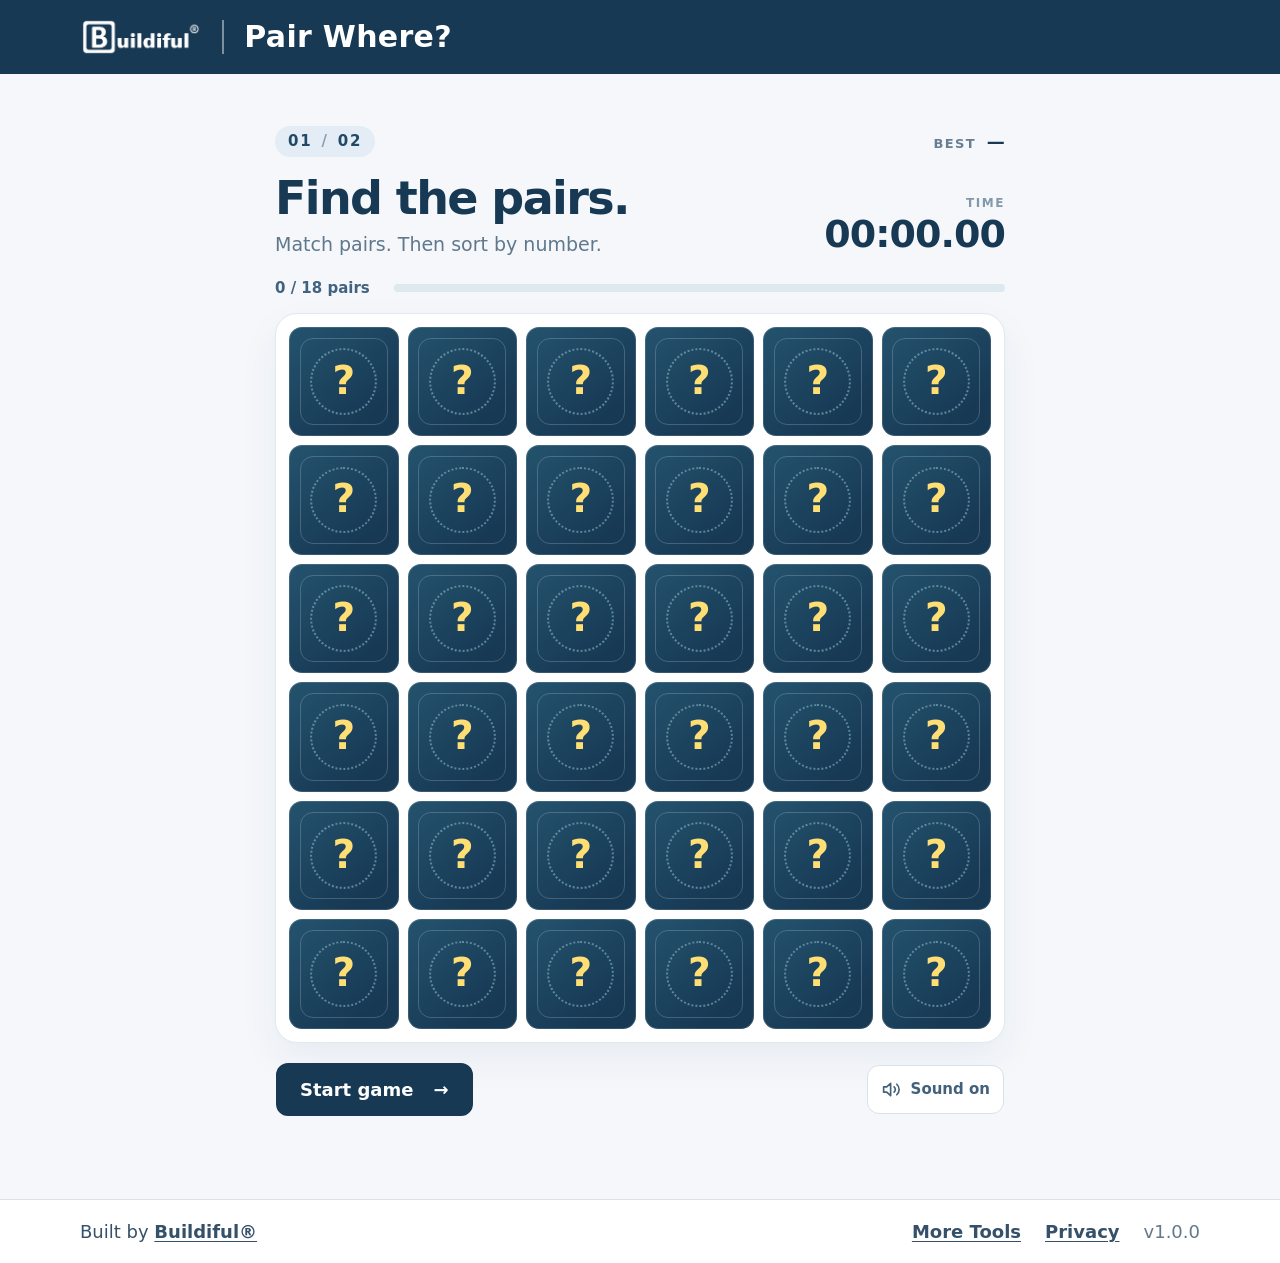
<file: index.html>
<!doctype html>
<html lang="en">
<head>
  <meta charset="utf-8">
  <meta name="viewport" content="width=device-width,initial-scale=1">
  <meta name="theme-color" content="#173954">
  <meta name="description" content="Pair Where? — match the pairs, then sort the cards. A free browser game by Buildiful®.">
  <meta property="og:title" content="Pair Where? by Buildiful®">
  <meta property="og:description" content="Match the pairs. Sort the numbers. Beat your best time.">
  <title>Pair Where? by Buildiful®</title>
  <link rel="icon" href="./assets/favicon.ico" sizes="any">
  <link rel="icon" href="./assets/favicon-32x32.png" type="image/png" sizes="32x32">
  <link rel="apple-touch-icon" href="./assets/apple-touch-icon.png">
  <link rel="stylesheet" href="./styles.css">
  <script defer src="./js/buildiful-analytics.js"
    data-measurement-id="G-TG14RBXLTF"
    data-tool-name="Pair Where?"
    data-privacy-url="./privacy.html"
    data-events="game_started,tier_two_reached,game_completed"></script>
  <script defer src="./js/game.js"></script>
</head>
<body>
  <div class="page">
    <header class="header">
      <div class="header-inner">
        <a class="brand" href="https://buildiful.com/" aria-label="Buildiful® website">
          <img src="./assets/buildiful-logo-white.png" alt="Buildiful®" width="174" height="38">
        </a>
        <span class="divider" aria-hidden="true"></span>
        <a class="tool-name" href="https://buildiful.github.io/pair-where/" aria-current="page">Pair Where?</a>
      </div>
    </header>

    <main class="main">
      <section class="game" aria-label="Pair Where? game">
        <div class="eyebrow-row">
          <span class="stage-tag" id="stageTag">01 <span aria-hidden="true">/</span> 02</span>
          <span class="best-time">BEST <strong id="bestTime">—</strong></span>
        </div>
        <div class="game-head">
          <div>
            <h1 id="stageTitle">Find the pairs.</h1>
            <p class="game-hint" id="stageHint">Match pairs. Then sort by number.</p>
          </div>
          <div class="time-panel" aria-label="Elapsed time">
            <span class="time-label">TIME</span>
            <output class="timer" id="timer" aria-label="Elapsed time">00:00.00</output>
          </div>
        </div>
        <div class="progress-row">
          <span class="progress-label" id="progressLabel">0 / 18 pairs</span>
          <div class="progress-track" id="progressTrack" role="progressbar" aria-label="Pairs matched" aria-valuemin="0" aria-valuemax="18" aria-valuenow="0">
            <span class="progress-fill" id="progressFill"></span>
          </div>
        </div>
        <div class="board-shell">
          <div class="board" id="board" role="group" aria-label="Cards in a six by six grid"></div>
        </div>
        <div class="toolbar">
          <button class="primary-action" id="mainAction" type="button">Start game <span aria-hidden="true">→</span></button>
          <button class="sound-action" id="soundAction" type="button" aria-pressed="true">
            <svg viewBox="0 0 24 24" width="21" height="21" fill="none" stroke="currentColor" stroke-width="1.9" stroke-linejoin="round" stroke-linecap="round" aria-hidden="true"><path d="M11 5 6.5 9H3v6h3.5l4.5 4V5Z"/><path class="sound-wave" d="M15 9a4 4 0 0 1 0 6M18 6a8 8 0 0 1 0 12"/><path class="sound-off" d="m16 9 5 6m0-6-5 6"/></svg>
            <span id="soundLabel">Sound on</span>
          </button>
        </div>
        <p class="feedback" id="feedback" role="status" aria-live="polite"></p>
      </section>
    </main>

    <footer class="footer">
      <div class="footer-inner">
        <span>Built by <a href="https://buildiful.com/">Buildiful®</a></span>
        <nav class="footer-links" aria-label="Footer">
          <a href="https://buildiful.github.io/">More Tools</a>
          <a href="./privacy.html">Privacy</a>
          <span>v1.0.0</span>
        </nav>
      </div>
    </footer>
  </div>

  <dialog id="restartDialog" class="game-dialog" aria-labelledby="restartTitle">
    <h2 id="restartTitle">Start over?</h2>
    <p>Your current round will end.</p>
    <div class="dialog-actions">
      <button type="button" class="dialog-secondary" id="cancelRestart">Keep playing</button>
      <button type="button" class="dialog-primary" id="confirmRestart">Start over</button>
    </div>
  </dialog>
  <dialog id="completedDialog" class="game-dialog completed-dialog" aria-labelledby="completedTitle">
    <div class="finish-icon" aria-hidden="true">★</div>
    <h2 id="completedTitle">All in place!</h2>
    <p class="finish-caption">Round complete</p>
    <div class="finish-results">
      <div><span>YOUR TIME</span><strong id="finalTime">—</strong></div>
      <div><span>SWAPS</span><strong id="finalSwaps">0</strong></div>
    </div>
    <p id="newRecord" class="new-record" hidden>★ New personal best!</p>
    <button type="button" class="dialog-primary play-again" id="playAgain">Play again <span aria-hidden="true">→</span></button>
    <button type="button" class="close-finish" id="closeFinish">Close</button>
  </dialog>
  <div id="analyticsConsentRoot"></div>
  <noscript><p class="noscript">Enable JavaScript to play Pair Where?.</p></noscript>
</body>
</html>
</file>
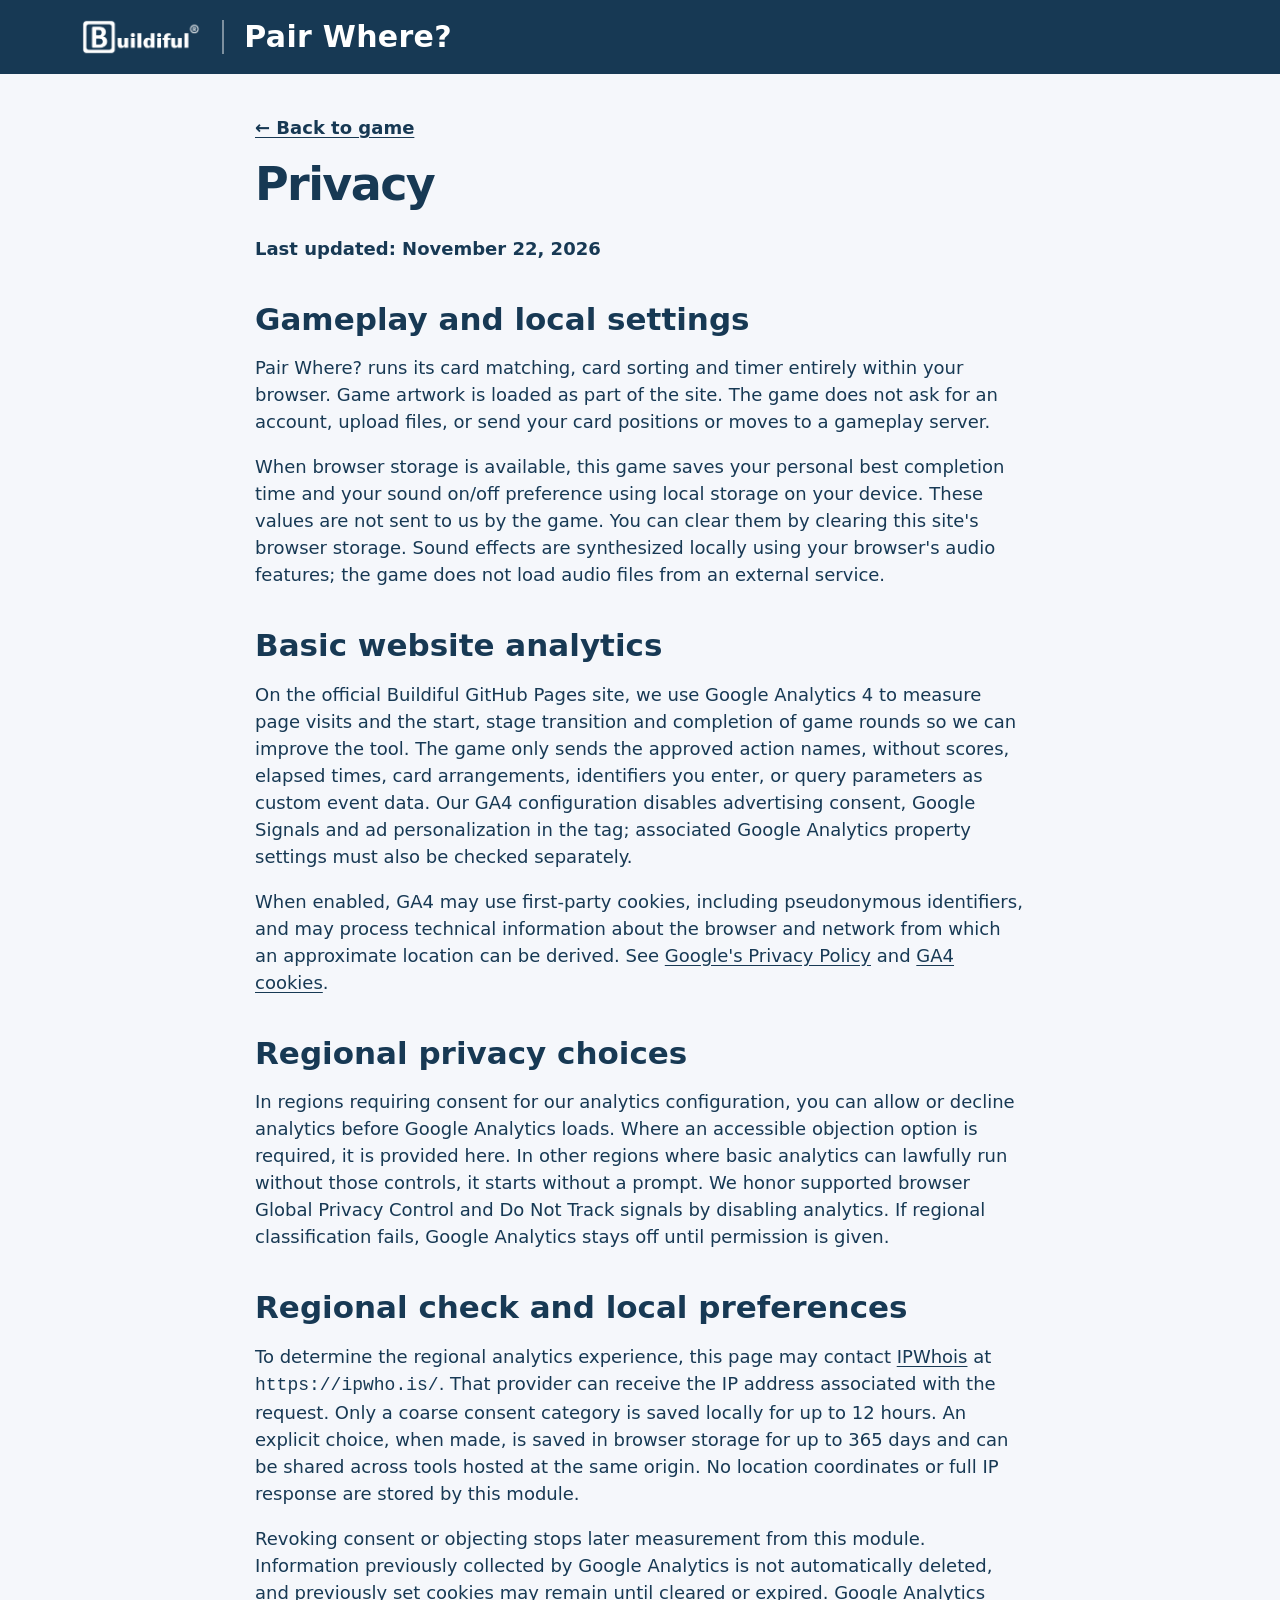
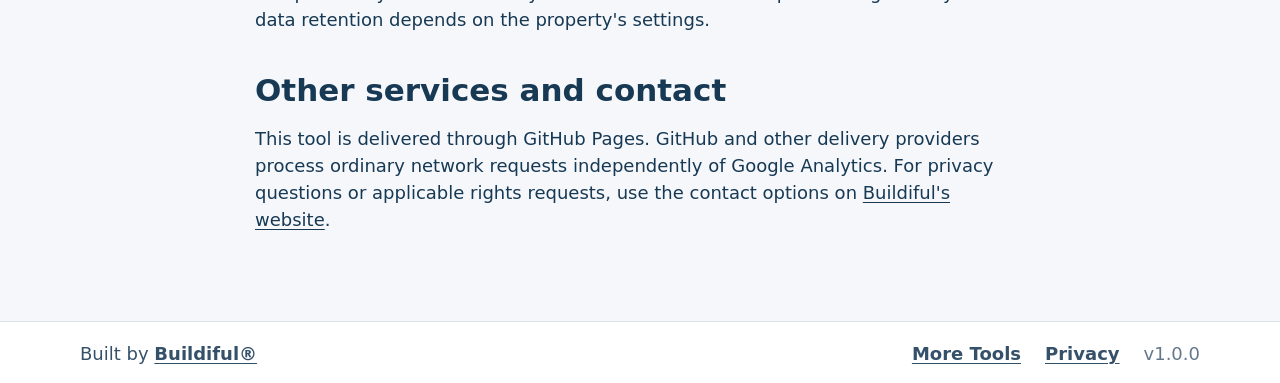
<file: privacy.html>
<!doctype html>
<html lang="en">
<head>
  <meta charset="utf-8">
  <meta name="viewport" content="width=device-width,initial-scale=1">
  <meta name="theme-color" content="#173954">
  <meta name="description" content="Privacy information for Pair Where? by Buildiful®.">
  <title>Privacy | Pair Where? by Buildiful®</title>
  <link rel="icon" href="./assets/favicon.ico" sizes="any">
  <link rel="icon" href="./assets/favicon-32x32.png" type="image/png" sizes="32x32">
  <link rel="apple-touch-icon" href="./assets/apple-touch-icon.png">
  <link rel="stylesheet" href="./styles.css">
  <script defer src="./js/buildiful-analytics.js"
    data-measurement-id="G-TG14RBXLTF"
    data-tool-name="Pair Where?"
    data-privacy-url="./privacy.html"
    data-privacy-page="true"></script>
</head>
<body>
<div class="page">
  <header class="header"><div class="header-inner">
    <a class="brand" href="https://buildiful.com/" aria-label="Buildiful® website"><img src="./assets/buildiful-logo-white.png" alt="Buildiful®" width="174" height="38"></a>
    <span class="divider" aria-hidden="true"></span>
    <a class="tool-name" href="https://buildiful.github.io/pair-where/">Pair Where?</a>
  </div></header>
  <main class="main privacy-main">
    <p class="back-link"><a href="./">← Back to game</a></p>
    <h1>Privacy</h1>
    <p><strong>Last updated: November 22, 2026</strong></p>
    <h2>Gameplay and local settings</h2>
    <p>Pair Where? runs its card matching, card sorting and timer entirely within your browser. Game artwork is loaded as part of the site. The game does not ask for an account, upload files, or send your card positions or moves to a gameplay server.</p>
    <p>When browser storage is available, this game saves your personal best completion time and your sound on/off preference using local storage on your device. These values are not sent to us by the game. You can clear them by clearing this site's browser storage. Sound effects are synthesized locally using your browser's audio features; the game does not load audio files from an external service.</p>
    <h2>Basic website analytics</h2>
    <p>On the official Buildiful GitHub Pages site, we use Google Analytics 4 to measure page visits and the start, stage transition and completion of game rounds so we can improve the tool. The game only sends the approved action names, without scores, elapsed times, card arrangements, identifiers you enter, or query parameters as custom event data. Our GA4 configuration disables advertising consent, Google Signals and ad personalization in the tag; associated Google Analytics property settings must also be checked separately.</p>
    <p>When enabled, GA4 may use first-party cookies, including pseudonymous identifiers, and may process technical information about the browser and network from which an approximate location can be derived. See <a href="https://policies.google.com/privacy">Google's Privacy Policy</a> and <a href="https://support.google.com/analytics/answer/11397207">GA4 cookies</a>.</p>
    <h2>Regional privacy choices</h2>
    <p>In regions requiring consent for our analytics configuration, you can allow or decline analytics before Google Analytics loads. Where an accessible objection option is required, it is provided here. In other regions where basic analytics can lawfully run without those controls, it starts without a prompt. We honor supported browser Global Privacy Control and Do Not Track signals by disabling analytics. If regional classification fails, Google Analytics stays off until permission is given.</p>
    <div id="analyticsManageWrap" hidden>
      <button id="analyticsManage" type="button">Manage analytics</button>
    </div>
    <h2>Regional check and local preferences</h2>
    <p>To determine the regional analytics experience, this page may contact <a href="https://ipwhois.io/">IPWhois</a> at <code>https://ipwho.is/</code>. That provider can receive the IP address associated with the request. Only a coarse consent category is saved locally for up to 12 hours. An explicit choice, when made, is saved in browser storage for up to 365 days and can be shared across tools hosted at the same origin. No location coordinates or full IP response are stored by this module.</p>
    <p>Revoking consent or objecting stops later measurement from this module. Information previously collected by Google Analytics is not automatically deleted, and previously set cookies may remain until cleared or expired. Google Analytics data retention depends on the property's settings.</p>
    <h2>Other services and contact</h2>
    <p>This tool is delivered through GitHub Pages. GitHub and other delivery providers process ordinary network requests independently of Google Analytics. For privacy questions or applicable rights requests, use the contact options on <a href="https://buildiful.com/">Buildiful's website</a>.</p>
  </main>
  <footer class="footer"><div class="footer-inner">
    <span>Built by <a href="https://buildiful.com/">Buildiful®</a></span>
    <nav class="footer-links" aria-label="Footer"><a href="https://buildiful.github.io/">More Tools</a><a href="./privacy.html" aria-current="page">Privacy</a><span>v1.0.0</span></nav>
  </div></footer>
</div>
<div id="analyticsConsentRoot"></div>
</body>
</html>
</file>
<file: styles.css>
:root {
  font-family: system-ui, -apple-system, BlinkMacSystemFont, "Segoe UI", sans-serif;
  color: #173954;
  background: #f5f7fb;
  --card-face-gray: #f0f1f3;
  font-size: 18px;
  line-height: 1.5;
  font-synthesis: none;
}
*, *::before, *::after { box-sizing: border-box; }
html { min-height:100%; }
body { min-height:100vh; margin:0; }
button, input, select, textarea { font:inherit; }
button { cursor:pointer; }
button:focus-visible, a:focus-visible { outline:3px solid #dfad18; outline-offset:4px; }
a { color:inherit; text-underline-offset:3px; }
.page { display:flex; flex-direction:column; min-height:100vh; }
.header { background:#173954; color:#fff; }
.header-inner, .footer-inner { width:min(1200px,100%); margin:0 auto; padding:18px clamp(18px,4vw,40px); display:flex; gap:20px; align-items:center; flex-wrap:wrap; }
.brand, .tool-name { text-decoration:none; font-size:clamp(23px,2.8vw,30px); font-weight:750; letter-spacing:.01em; line-height:1.2; }
.brand img { display:block; width:auto; height:38px; max-width:100%; }
.divider { height:34px; width:2px; background:#ffffff70; }
.tool-name:hover, .footer a:hover { text-decoration:underline; }
.main { width:min(980px,100%); margin:0 auto; padding:clamp(24px,4vw,50px) clamp(16px,4vw,40px) 46px; flex:1; }
.game { max-width:730px; margin:0 auto; }
.eyebrow-row, .game-head, .progress-row, .toolbar { display:flex; justify-content:space-between; align-items:center; }
.eyebrow-row { margin-bottom:14px; min-height:35px; }
.stage-tag { display:inline-flex; align-items:center; gap:9px; padding:6px 13px; font-size:15px; font-weight:850; letter-spacing:.12em; color:#204967; background:#e4edf5; border-radius:999px; line-height:1.3; }
.stage-tag span { color:#89a0b3; }
.best-time { color:#687d91; font-size:13px; font-weight:760; letter-spacing:.1em; white-space:nowrap; }
.best-time strong { color:#173954; margin-left:5px; font-size:18px; letter-spacing:.02em; font-variant-numeric:tabular-nums; }
.game-head { gap:16px; align-items:flex-end; margin-bottom:20px; }
h1 { font-size:clamp(30px,4vw,46px); line-height:1.12; font-weight:850; letter-spacing:-.035em; margin:0 0 7px; }
.game-hint { font-size:clamp(15px,2vw,19px); margin:0; color:#60788d; line-height:1.35; }
.time-panel { display:flex; flex-direction:column; align-items:flex-end; flex-shrink:0; padding:2px 0 0; }
.time-label { font-size:12px; letter-spacing:.13em; font-weight:800; color:#8398aa; }
.timer { font-size:clamp(25px,4.6vw,38px); font-weight:830; line-height:1.18; letter-spacing:-.025em; font-variant-numeric:tabular-nums; white-space:nowrap; }
.progress-row { gap:17px; margin-bottom:13px; }
.progress-label { font-size:15px; font-weight:760; color:#41637f; white-space:nowrap; min-width:102px; }
.progress-track { height:8px; border-radius:99px; overflow:hidden; background:#dde8ef; flex:1; }
.progress-fill { display:block; height:100%; width:0%; background:#47b5a3; border-radius:inherit; transition:width .25s ease; }
.progress-row.sorting .progress-track { display:none; }
.progress-row.sorting { justify-content:flex-start; }
.board-shell { padding:clamp(7px,1.3vw,13px); background:#fff; border:1px solid #e0e8f0; border-radius:clamp(14px,2vw,22px); box-shadow:0 16px 40px rgba(23,57,84,.06); }
.board { display:grid; grid-template-columns:repeat(6,minmax(0,1fr)); gap:clamp(4px,1vw,9px); aspect-ratio:1; width:100%; user-select:none; -webkit-user-select:none; }
.card { border:0; position:relative; width:100%; min-width:0; min-height:0; padding:0; aspect-ratio:1; border-radius:clamp(7px,1.5vw,13px); background:transparent; perspective:800px; -webkit-tap-highlight-color:transparent; touch-action:manipulation; }
.card:disabled { cursor:default; opacity:1; }
.card-inner { display:block; position:absolute; inset:0; border-radius:inherit; transform-style:preserve-3d; transition:transform .28s cubic-bezier(.2,.68,.22,1); }
.card.revealed .card-inner, .card.matched .card-inner, .board.sorting .card-inner { transform:rotateY(180deg); }
.card-face { position:absolute; inset:0; display:flex; align-items:center; justify-content:center; border-radius:inherit; overflow:hidden; backface-visibility:hidden; -webkit-backface-visibility:hidden; }
/* Some browsers paint the reverse-side question mark despite backface-visibility.
   Hide the reverse face explicitly whenever a card is face up. */
.card.revealed .card-back, .card.matched .card-back, .board.sorting .card-back { visibility:hidden; }
.card-back { background:linear-gradient(142deg,#24536e,#173954 78%); color:#ffde74; box-shadow:inset 0 0 0 1px #ffffff22; }
.card-back::before { content:""; position:absolute; inset:10%; border:1px solid #ffffff30; border-radius:inherit; }
.card-back::after { content:""; position:absolute; width:61%; aspect-ratio:1; border-radius:50%; border:2px dotted #84b1c1a1; }
.card-back-mark { z-index:1; font-size:clamp(20px,4vw,39px); font-weight:870; line-height:1; transform:translateY(-1px); }
.card-front { flex-direction:column; transform:rotateY(180deg); background:var(--card-face-gray); border:2px solid #dfe3e7; }
.card.matched .card-front { background:var(--card-face-gray); border-color:#b5dbd0; }
.board.sorting .card-front { background:var(--card-face-gray); border-color:#dfe3e7; }
.card-art { width:90%; height:90%; display:block; object-fit:contain; pointer-events:none; }
.card-number { position:absolute; right:5px; bottom:4px; min-width:23px; height:22px; padding:0 4px; display:grid; place-items:center; font-size:clamp(10px,1.7vw,17px); line-height:1; font-weight:850; font-variant-numeric:tabular-nums; color:#173954; border-radius:5px; background:#ffffffef; box-shadow:0 1px 4px #162f4c20; }
.board.sorting .card:not(:disabled):hover .card-front { border-color:#7ba9c0; }
.board.sorting .card.selected { z-index:2; }
.board.sorting .card.selected .card-front { background:var(--card-face-gray); border:3px solid #efa916; box-shadow:0 0 0 3px rgba(245,183,59,.24); }
.card:focus-visible { outline:3px solid #efa916; outline-offset:2px; z-index:3; }
.toolbar { gap:12px; padding:20px 1px 2px; }
.primary-action { min-height:53px; min-width:184px; border:2px solid #173954; border-radius:12px; background:#173954; color:#fff; padding:11px 22px; font-weight:760; font-size:18px; display:inline-flex; justify-content:center; gap:20px; align-items:center; transition:background .14s,transform .14s; }
.primary-action:hover { background:#24546f; }
.primary-action:active { transform:translateY(1px); }
.primary-action.secondary-mode { min-width:148px; background:#fff; color:#173954; }
.primary-action.secondary-mode:hover { background:#eaf0f6; }
.sound-action { min-height:49px; border:1px solid #d7e2eb; border-radius:12px; background:#fff; color:#43617a; padding:9px 13px; display:inline-flex; align-items:center; gap:9px; font-size:15px; font-weight:730; }
.sound-action:hover { background:#eef4f7; }
.sound-action .sound-off { display:none; }
.sound-action.muted .sound-wave { display:none; }
.sound-action.muted .sound-off { display:inline; }
.feedback { min-height:1.5em; margin:13px 0 0; font-size:15px; font-weight:700; color:#57768b; text-align:center; }
.footer { border-top:1px solid #dbe2e8; background:#fff; color:#35516a; font-size:18px; }
.footer-inner { justify-content:space-between; gap:12px 24px; }
.footer-links { display:flex; gap:12px 24px; flex-wrap:wrap; align-items:center; }
.footer a { font-weight:650; }
.footer-links span { color:#64788b; }
.game-dialog { width:min(430px,calc(100% - 28px)); padding:clamp(24px,4vw,36px); border:1px solid #dfe8ef; border-radius:22px; box-shadow:0 22px 80px #102a4380; text-align:center; color:#173954; }
.game-dialog::backdrop { background:#112e4580; backdrop-filter:blur(3px); }
.game-dialog h2 { font-size:30px; line-height:1.2; margin:0 0 9px; }
.game-dialog p { margin:0; color:#61798a; font-size:17px; }
.dialog-actions { display:flex; align-items:center; justify-content:center; gap:10px; margin-top:26px; flex-wrap:wrap; }
.dialog-actions button, .play-again { min-height:50px; border:2px solid #173954; border-radius:11px; padding:11px 18px; font-weight:750; }
.dialog-primary { background:#173954; color:#fff; }
.dialog-primary:hover { background:#23506b; }
.dialog-secondary { background:#fff; color:#173954; }
.dialog-secondary:hover { background:#f0f4f7; }
.finish-icon { display:grid; place-items:center; width:66px; height:66px; margin:0 auto 19px; background:#fff0b9; border-radius:20px; font-size:36px; color:#dc9a05; }
.completed-dialog .finish-caption { margin:0 0 24px; }
.finish-results { display:grid; grid-template-columns:1fr 1fr; gap:10px; margin:22px 0 17px; }
.finish-results div { background:#f2f6f9; border-radius:14px; padding:12px 8px; }
.finish-results span { display:block; font-size:12px; color:#647d91; font-weight:780; letter-spacing:.07em; }
.finish-results strong { font-size:clamp(23px,5vw,31px); font-variant-numeric:tabular-nums; }
.completed-dialog .new-record { color:#8a5d0d; font-weight:800; margin:0 0 14px; }
.play-again { width:100%; display:flex; align-items:center; justify-content:center; gap:16px; margin-top:8px; }
.close-finish { display:block; margin:11px auto 0; padding:8px 20px; border:0; background:transparent; font-size:15px; font-weight:700; color:#506b80; min-height:44px; }
.noscript { text-align:center; font-size:18px; margin:24px; }
.privacy-main { max-width:850px; padding-top:40px; padding-bottom:70px; }
.privacy-main h1 { margin:18px 0 24px; }
.privacy-main h2 { margin:34px 0 12px; font-size:clamp(24px,3vw,31px); }
.privacy-main p { margin:0 0 18px; font-size:18px; max-width:75ch; }
.privacy-main .back-link { font-weight:700; }
#analyticsManageWrap { margin:22px 0; }
#analyticsManageWrap[hidden] { display:none!important; }
#analyticsManage { border-radius:11px; border:2px solid #173954; background:#173954; color:#fff; padding:11px 18px; font-size:18px; font-weight:750; }
@media(max-width:620px) {
  .header-inner { gap:12px; }
  .brand,.tool-name { font-size:23px; }
  .divider { height:25px; }
  .footer-inner { align-items:flex-start; flex-direction:column; }
  .main { padding-top:23px; }
  .game-head { align-items:flex-start; }
  .game-hint { max-width:225px; }
  .card-number { right:2px; bottom:2px; min-width:17px; height:16px; border-radius:4px; padding:0 2px; }
  .card-front { border-width:1px; }
  .board.sorting .card.selected .card-front { border-width:2px; }
  .card-back::before { inset:8%; }
}
@media(max-width:400px) {
  .game-head { gap:7px; }
  h1 { font-size:28px; }
  .timer { font-size:25px; }
  .game-hint { font-size:14px; }
  .primary-action { min-width:140px; padding:10px 15px; gap:9px; }
  .sound-action { padding:9px 10px; }
  .toolbar { padding-top:16px; }
  .game-dialog { padding:23px 19px; }
}
@media(prefers-reduced-motion:reduce) { html { scroll-behavior:auto; } .card-inner,.progress-fill,.primary-action { transition:none; } .game-dialog::backdrop { backdrop-filter:none; } }
@media(max-width:360px) {
  .header-inner { gap:10px; }
  .brand img { height:31px; }
  .tool-name { font-size:21px; }
  .toolbar { gap:8px; }
  .primary-action { min-width:0; flex:1; white-space:nowrap; font-size:16px; padding:10px 10px; gap:6px; }
  .sound-action { flex-shrink:0; white-space:nowrap; padding:9px 8px; font-size:14px; gap:5px; }
  .sound-action svg { width:18px; height:18px; }
}
</file>
